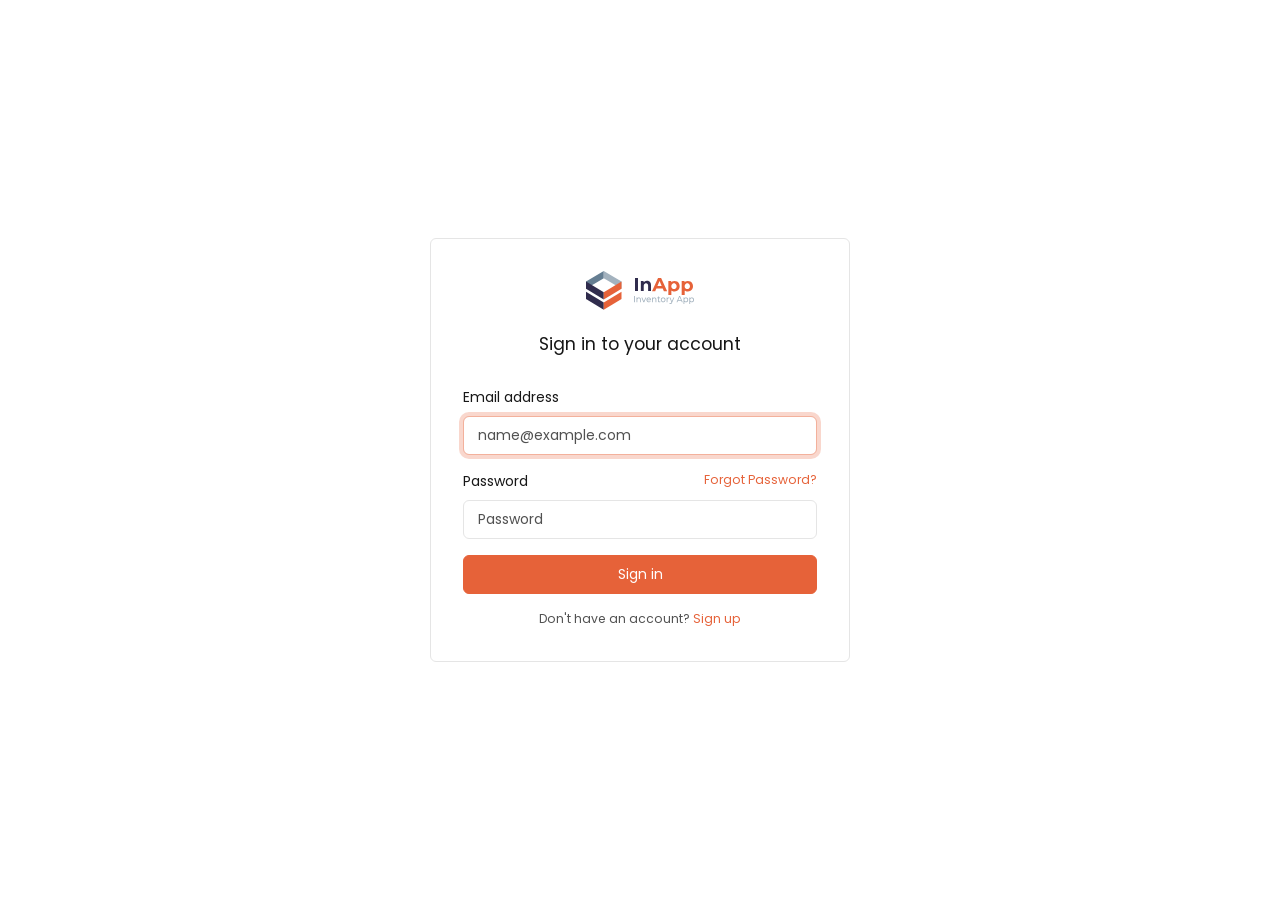
<file: semana 2/index.html>
<!DOCTYPE html>
<html lang="en">

<head>
    <meta charset="UTF-8" />
    <title>Proyecto Web MN</title>
    <meta name="viewport" content="width=device-width, initial-scale=1">

    <link rel="apple-touch-icon" sizes="180x180" href="images/apple-touch-icon.png">
    <link rel="icon" type="image/png" sizes="32x32" href="images/favicon-32x32.png">
    <link rel="icon" type="image/png" sizes="16x16" href="images/favicon-16x16.png">
    <link rel="stylesheet" href="main.css">
</head>
</head>

<body>
    <div class="container d-flex align-items-center justify-content-center min-vh-100">
        <div class="card " style="max-width:420px; width:100%;">
            <div class="card-body p-5">
                <div class="text-center mb-3">
                    <a href="index.html" class="mb-4 d-inline-block"><img src="images/logo-icon.svg" alt=""
                            width="36">
                        <span class=" ms-2"> <img src="images/logo.svg" alt=""></span>
                    </a>
                    <h1 class="card-title mb-5 h5">Sign in to your account</h1>

                </div>

                <form class="needs-validation mt-3" novalidate>
                    <div class="mb-3">
                        <label for="email" class="form-label">Email address</label>
                        <input id="email" type="email" class="form-control" placeholder="name@example.com" required
                            autofocus>
                        <div class="invalid-feedback">Please enter a valid email.</div>
                    </div>

                    <div class="mb-3">
                        <label for="password" class="form-label d-flex justify-content-between">
                            <span>Password</span>
                            <a href="#" class="small link-primary">Forgot Password?</a>
                        </label>
                        <input id="password" type="password" class="form-control" placeholder="Password" required
                            minlength="6">
                    </div>

                    <button class="btn btn-primary w-100" type="submit">Sign in</button>
                </form>

                <div class="text-center mt-3 small text-muted">
                    Don't have an account? <a href="signup.html" class="link-primary">Sign up</a>
                </div>
            </div>
        </div>
    </div>

    <!-- Bootstrap JS -->
    <script src="sidebar.js"></script>

</body>
</html>
</file>
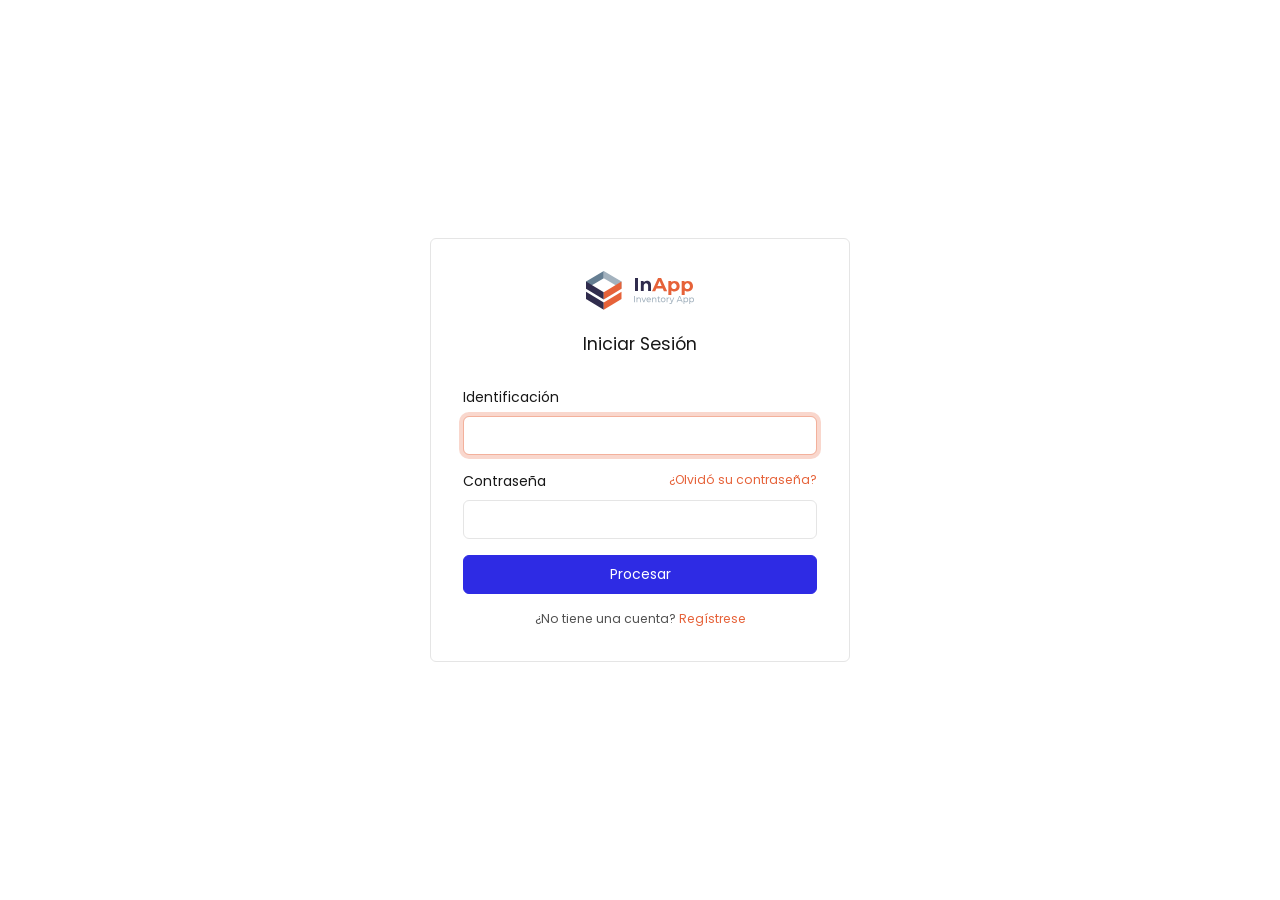
<file: semana 2/View/IniciarSesion.html>
<!DOCTYPE html>
<html lang="en">

<head>
    <meta charset="UTF-8" />
    <title>Proyecto Web MN</title>
    <meta name="viewport" content="width=device-width, initial-scale=1">

    <link rel="apple-touch-icon" sizes="180x180" href="images/apple-touch-icon.png">
    <link rel="icon" type="image/png" sizes="32x32" href="images/favicon-32x32.png">
    <link rel="icon" type="image/png" sizes="16x16" href="images/favicon-16x16.png">
    <link rel="stylesheet" href="css/main.css">
</head>
</head>

<body>
    <div class="container d-flex align-items-center justify-content-center min-vh-100">
        <div class="card " style="max-width:420px; width:100%;">
            <div class="card-body p-5">
                <div class="text-center mb-3">
                    <a href="index.html" class="mb-4 d-inline-block"><img src="images/logo-icon.svg" alt="" width="36">
                        <span class=" ms-2"> <img src="images/logo.svg" alt=""></span>
                    </a>
                    <h1 class="card-title mb-5 h5">Iniciar Sesión</h1>

                </div>

                <form class="needs-validation mt-3" novalidate>
                    <div class="mb-3">
                        <label for="identificacion" class="form-label">Identificación</label>
                        <input id="identificacion" type="text" class="form-control" required autofocus>
                    </div>

                    <div class="mb-3">
                        <label for="contrasena" class="form-label d-flex justify-content-between">
                            <span>Contraseña</span>
                            <a href="RecuperarAcceso.html" class="small link-primary">¿Olvidó su contraseña?</a>
                        </label>
                        <input id="contrasena" type="text" class="form-control" requiredminlength="6">
                    </div>

                    <button class="btn btn-primary w-100" type="submit">Procesar</button>
                    
                </form>

                <div class="text-center mt-3 small text-muted">
                    ¿No tiene una cuenta? <a href="RegistrarUsuarios.html" class="link-primary">Regístrese</a>
                </div>
            </div>
        </div>
    </div>

    <!-- Bootstrap JS -->
    <script src="js/sidebar.js"></script>

</body>

</html>
</file>
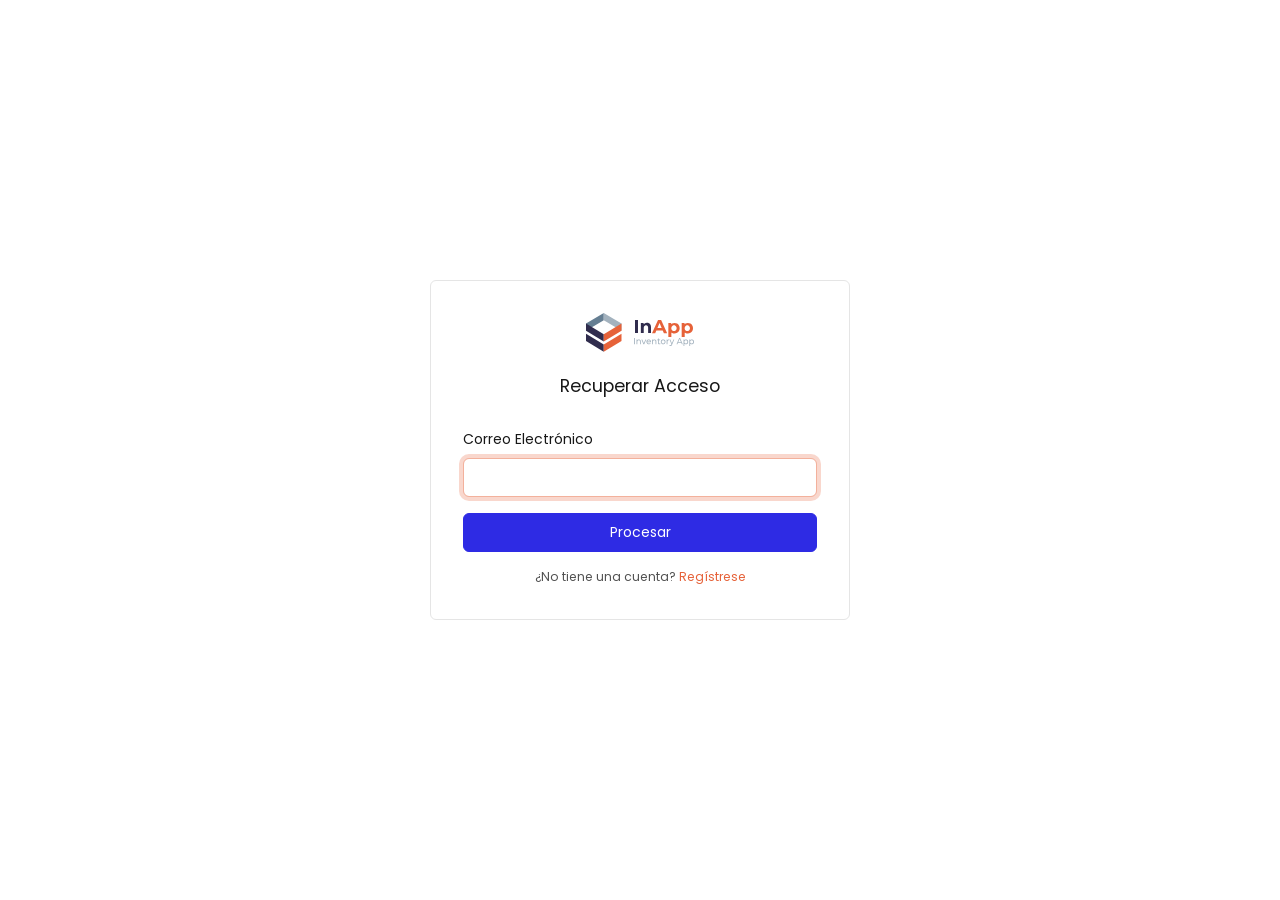
<file: semana 2/View/RecuperarAcceso.html>
<!DOCTYPE html>
<html lang="en">

<head>
    <meta charset="UTF-8" />
    <title>Proyecto Web MN</title>
    <meta name="viewport" content="width=device-width, initial-scale=1">

    <link rel="apple-touch-icon" sizes="180x180" href="images/apple-touch-icon.png">
    <link rel="icon" type="image/png" sizes="32x32" href="images/favicon-32x32.png">
    <link rel="icon" type="image/png" sizes="16x16" href="images/favicon-16x16.png">
    <link rel="stylesheet" href="css/main.css">
</head>
</head>

<body>
    <div class="container d-flex align-items-center justify-content-center min-vh-100">
        <div class="card " style="max-width:420px; width:100%;">
            <div class="card-body p-5">
                <div class="text-center mb-3">
                    <a href="index.html" class="mb-4 d-inline-block"><img src="images/logo-icon.svg" alt="" width="36">
                        <span class=" ms-2"> <img src="images/logo.svg" alt=""></span>
                    </a>
                    <h1 class="card-title mb-5 h5">Recuperar Acceso</h1>

                </div>

                <form class="needs-validation mt-3" novalidate>
                    <div class="mb-3">
                        <label for="correoElectronico" class="form-label">Correo Electrónico</label>
                        <input id="correoElectronico" type="text" class="form-control" required autofocus>
                    </div>

                    <button class="btn btn-primary w-100" type="submit">Procesar</button>

                </form>

                <div class="text-center mt-3 small text-muted">
                    ¿No tiene una cuenta? <a href="RegistrarUsuarios.html" class="link-primary">Regístrese</a>
                </div>
            </div>
        </div>
    </div>

    <!-- Bootstrap JS -->
    <script src="js/sidebar.js"></script>

</body>

</html>
</file>
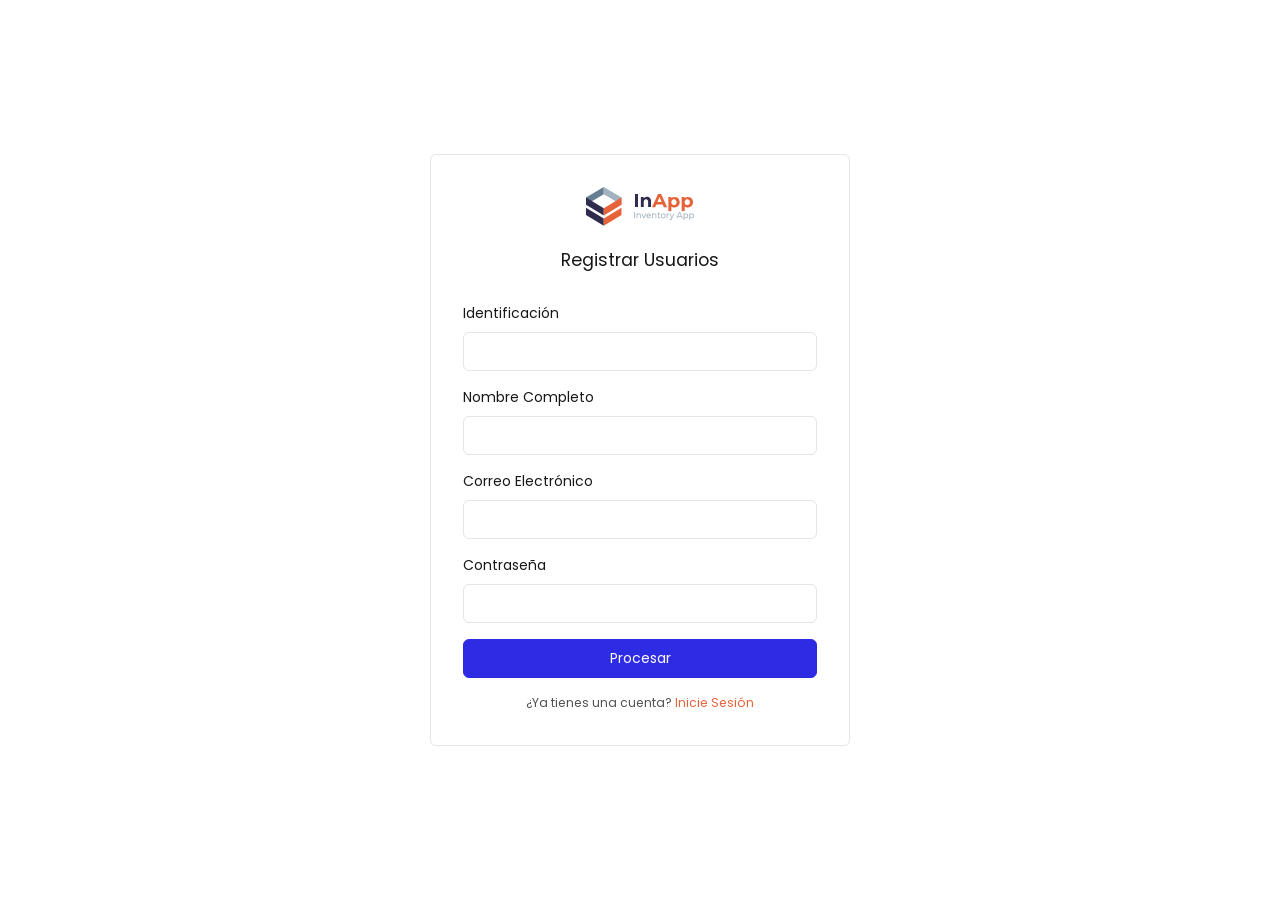
<file: semana 2/View/RegistrarUsuarios.html>
<!DOCTYPE html>
<html lang="en">

<head>
    <meta charset="UTF-8" />
    <title>Proyecto Web MN</title>
    <meta name="viewport" content="width=device-width, initial-scale=1">

    <link rel="apple-touch-icon" sizes="180x180" href="images/apple-touch-icon.png">
    <link rel="icon" type="image/png" sizes="32x32" href="images/favicon-32x32.png">
    <link rel="icon" type="image/png" sizes="16x16" href="images/favicon-16x16.png">
    <link rel="stylesheet" href="css/main.css">
</head>

<body>
    <div class="container d-flex align-items-center justify-content-center min-vh-100">
        <div class="card " style="max-width:420px; width:100%;">
            <div class="card-body p-5">
                <div class="text-center mb-3">
                    <a href="index.html" class="mb-4 d-inline-block"><img src="images/logo-icon.svg" alt="" width="36">
                        <span class="ms-2"> <img src="images/logo.svg" alt=""></span>
                    </a>
                    <h1 class="card-title mb-5 h5">Registrar Usuarios</h1>

                </div>

                <form class="needs-validation mt-3" novalidate>
                    <div class="mb-3">
                        <label for="identificacion" class="form-label">Identificación</label>
                        <input id="identificacion" type="text" class="form-control" required>
                    </div>

                    <div class="mb-3">
                        <label for="nombreCompleto" class="form-label">Nombre Completo</label>
                        <input id="nombreCompleto" type="text" class="form-control" required>
                    </div>

                    <div class="mb-3">
                        <label for="correoElectronico" class="form-label">Correo Electrónico</label>
                        <input id="correoElectronico" type="text" class="form-control" required>
                    </div>

                    <div class="mb-3">
                        <label for="contrasena" class="form-label">Contraseña</label>
                        <input id="contrasena" type="text" class="form-control" required minlength="6">
                    </div>

                    <button class="btn btn-primary w-100" type="submit">Procesar</button>

                </form>

                <div class="text-center mt-3 small text-muted">
                    ¿Ya tienes una cuenta? <a href="IniciarSesion.html" class="link-primary">Inicie Sesión</a>
                </div>
            </div>
        </div>
    </div>

    <!-- Bootstrap JS -->
    <script src="js/registro.js"></script>
    <script src="https://code.jquery.com/jquery-3.7.1.min.js"></script>

</body>

</html>
</file>
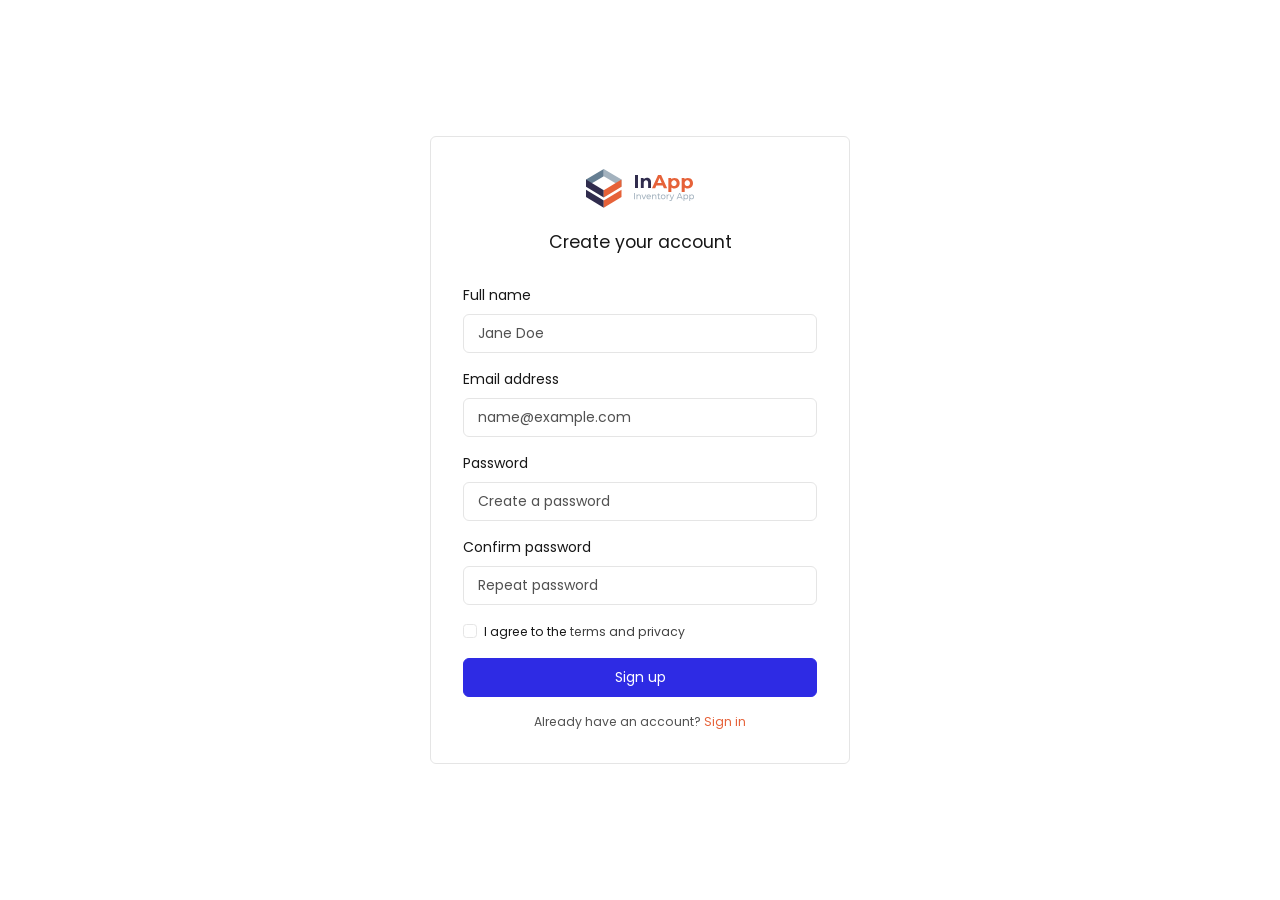
<file: semana 2/View/RegistroUsuario.html>
<!DOCTYPE html>
<html lang="en">

<head>
    <meta charset="UTF-8" />
    <title>Registro de Usuaio</title>
    <meta name="viewport" content="width=device-width, initial-scale=1">

    <link rel="apple-touch-icon" sizes="180x180" href="images/apple-touch-icon.png">
    <link rel="icon" type="image/png" sizes="32x32" href="images/favicon-32x32.png">
    <link rel="icon" type="image/png" sizes="16x16" href="images/favicon-16x16.png">
    <link rel="stylesheet" href="css/main.css">
</head>

<body>
    <div class="container d-flex align-items-center justify-content-center min-vh-100">
        <div class="card " style="max-width:420px; width:100%;">
            <div class="card-body p-5">
                <div class="text-center mb-3">
                    <a href="index.html" class="mb-4 d-inline-block"><img src="images/logo-icon.svg" alt=""
                            width="36">
                        <span class="ms-2"> <img src="images/logo.svg" alt=""></span>
                    </a>
                    <h1 class="card-title mb-5 h5">Create your account</h1>

                </div>

                <form class="needs-validation mt-3" novalidate>
                    <div class="mb-3">
                        <label for="fullName" class="form-label">Full name</label>
                        <input id="fullName" type="text" class="form-control" placeholder="Jane Doe" required>
                        <div class="invalid-feedback">Please enter your name.</div>
                    </div>

                    <div class="mb-3">
                        <label for="email" class="form-label">Email address</label>
                        <input id="email" type="email" class="form-control" placeholder="name@example.com" required>
                        <div class="invalid-feedback">Please enter a valid email.</div>
                    </div>

                    <div class="mb-3">
                        <label for="password" class="form-label">Password</label>
                        <input id="password" type="password" class="form-control" placeholder="Create a password"
                            required minlength="6">
                        <div class="invalid-feedback">Please provide a password (min 6 characters).</div>
                    </div>

                    <div class="mb-3">
                        <label for="confirmPassword" class="form-label">Confirm password</label>
                        <input id="confirmPassword" type="password" class="form-control" placeholder="Repeat password"
                            required
                            oninput="this.setCustomValidity(document.getElementById('password').value !== this.value ? 'Passwords do not match.' : '')">
                        <div class="invalid-feedback">Passwords must match.</div>
                    </div>

                    <div class="mb-3 form-check">
                        <input id="terms" class="form-check-input" type="checkbox" required>
                        <label class="form-check-label small" for="terms">I agree to the <a href="#"
                                class="text-decoration-none">terms and privacy</a></label>
                        <div class="invalid-feedback">You must agree before continuing.</div>
                    </div>

                    <button class="btn btn-primary w-100" type="submit">Sign up</button>
                </form>

                <div class="text-center mt-3 small text-muted">
                    Already have an account? <a href="signin.html" class="link-primary">Sign in</a>
                </div>
            </div>
        </div>
    </div>

    <!-- Bootstrap JS -->
    <script src="js/sidebar.js"></script>

</body>

</html>
</file>
